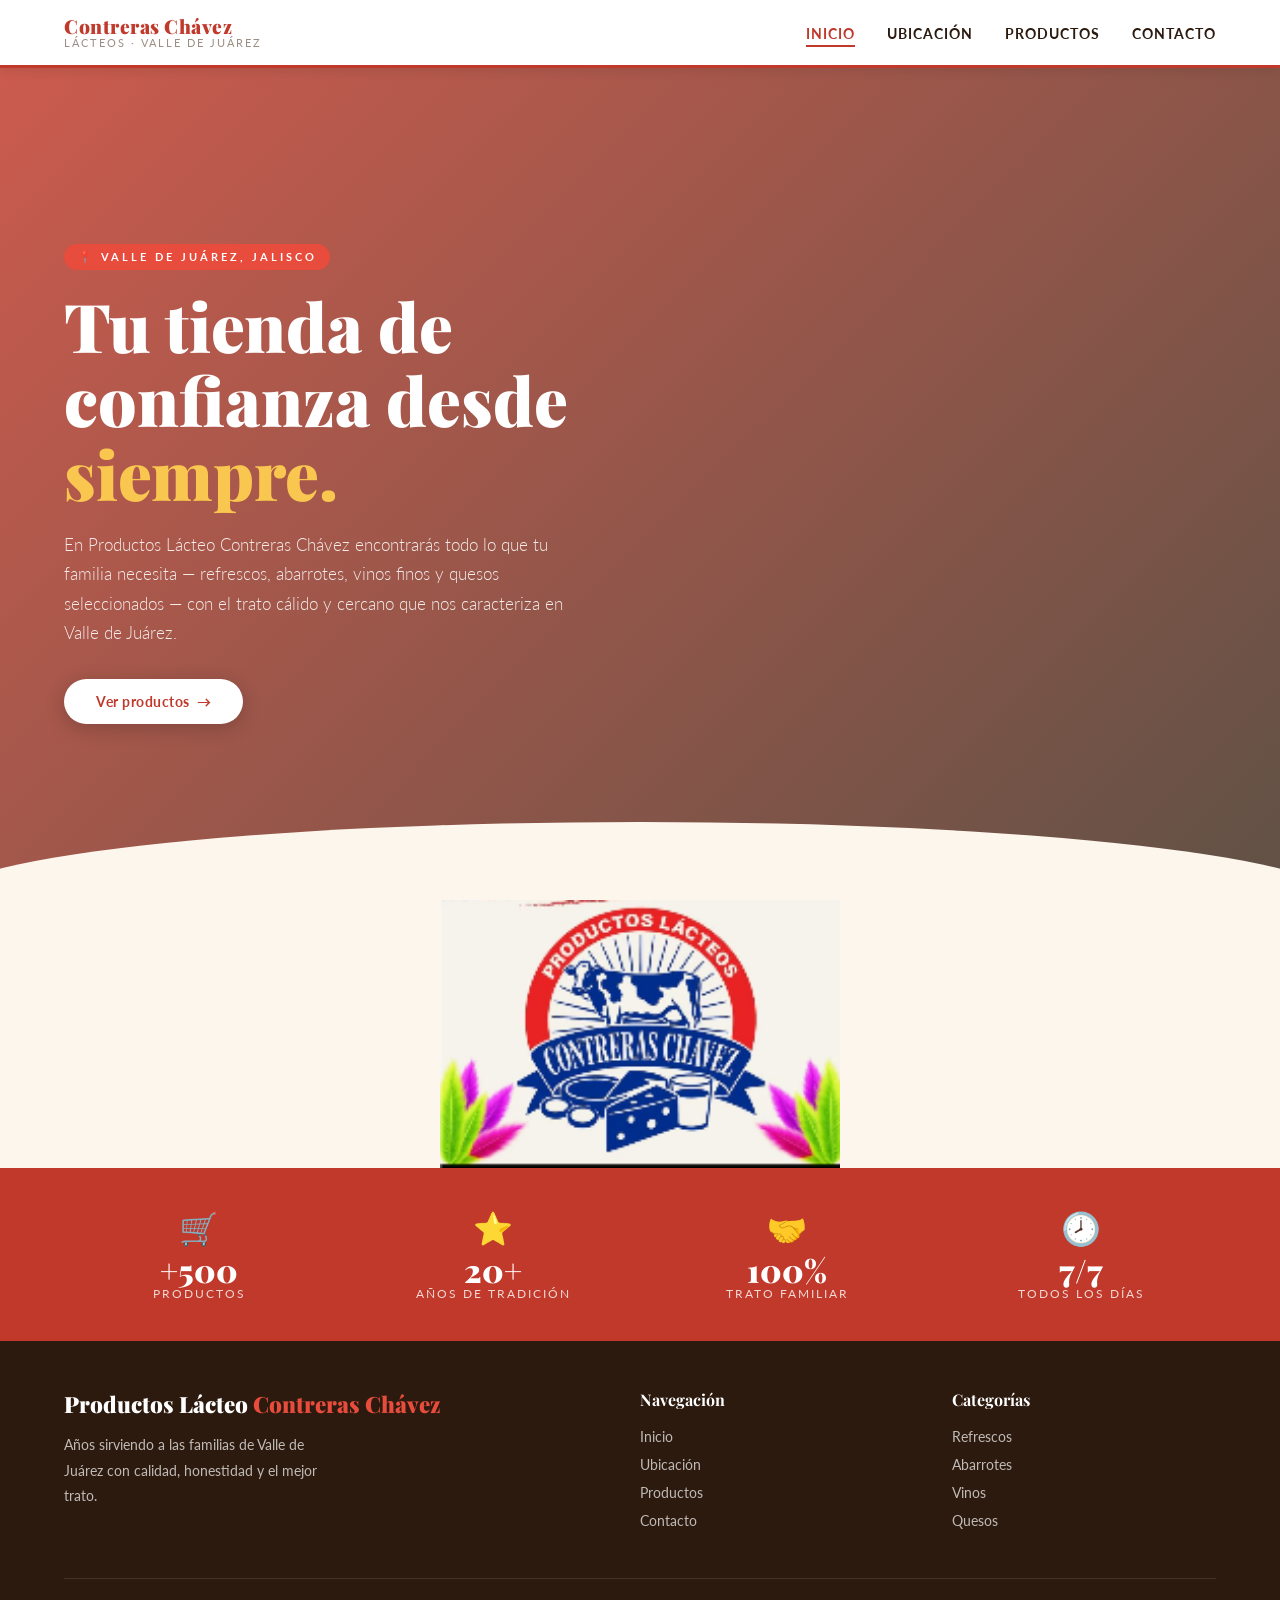
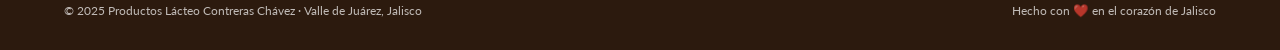
<file: index.html>
<!DOCTYPE html>
<html lang="es">
<head>
  <meta charset="UTF-8" />
  <meta name="viewport" content="width=device-width, initial-scale=1.0"/>
  <title>Inicio – Productos Lácteo Contreras Chávez</title>
  <link rel="preconnect" href="https://fonts.googleapis.com">
  <link href="https://fonts.googleapis.com/css2?family=Playfair+Display:wght@700;900&family=Lato:wght@300;400;700&display=swap" rel="stylesheet">
  <link rel="stylesheet" href="styles.css">
  <style>
    #inicio {
      min-height:calc(100vh - var(--nav-h));
      background:
        linear-gradient(135deg,rgba(192,57,43,.82) 0%,rgba(44,26,14,.75) 100%),
        url('https://images.unsplash.com/photo-1542838132-92c53300491e?q=80&w=1400') center/cover no-repeat;
      display:flex; align-items:center;
      padding:6rem 5%;
      position:relative; overflow:hidden;
    }
    #inicio::after {
      content:''; position:absolute;
      bottom:-2px; left:0; right:0; height:80px;
      background:var(--cream);
      clip-path:ellipse(55% 100% at 50% 100%);
    }
    .hero-content { max-width:680px; animation:fadeUp .9s ease both; }
    .hero-badge {
      display:inline-block; background:var(--red-light); color:#fff;
      font-size:.7rem; font-weight:700; letter-spacing:3px; text-transform:uppercase;
      padding:.35rem .85rem; border-radius:30px; margin-bottom:1.2rem;
    }
    .hero-content h1 {
      font-family:'Playfair Display',serif;
      font-size:clamp(2.4rem,6vw,4.2rem); font-weight:900;
      color:var(--white); line-height:1.1; margin-bottom:1.2rem;
    }
    .hero-content h1 em { color:#f9c74f; font-style:normal; }
    .hero-content p {
      font-size:1.05rem; font-weight:300; color:rgba(255,255,255,.88);
      line-height:1.75; margin-bottom:2rem; max-width:520px;
    }
    .hero-cta {
      display:inline-flex; align-items:center; gap:.6rem;
      background:var(--white); color:var(--red);
      font-weight:700; font-size:.9rem; letter-spacing:.5px;
      padding:.85rem 2rem; border-radius:50px;
      box-shadow:0 4px 20px rgba(0,0,0,.2);
      transition:background .25s,color .25s,transform .2s;
    }
    .hero-cta:hover { background:var(--red); color:#fff; transform:translateY(-2px); }

    .highlights {
      background:var(--red); padding:2.5rem 5%;
      display:grid; grid-template-columns:repeat(auto-fit,minmax(180px,1fr));
      gap:1.5rem; text-align:center;
    }
    .hl-item { color:#fff; }
    .hl-icon { font-size:2rem; margin-bottom:.4rem; }
    .hl-num  { font-family:'Playfair Display',serif; font-size:2rem; font-weight:900; line-height:1; }
    .hl-text { font-size:.78rem; letter-spacing:2px; text-transform:uppercase; opacity:.8; }

    #preview { background:var(--warm-gray); }
    .products-grid {
      display:grid; grid-template-columns:repeat(auto-fit,minmax(240px,1fr)); gap:1.8rem;
    }
    .card {
      background:var(--white); border-radius:var(--radius);
      overflow:hidden; box-shadow:var(--shadow);
      transition:transform .3s,box-shadow .3s;
    }
    .card:hover { transform:translateY(-6px); box-shadow:0 12px 36px rgba(44,26,14,.18); }
    .card-img-wrap { height:200px; overflow:hidden; position:relative; }
    .card-img-wrap img { height:100%; object-fit:cover; transition:transform .5s; }
    .card:hover .card-img-wrap img { transform:scale(1.07); }
    .card-tag {
      position:absolute; top:.8rem; left:.8rem;
      background:var(--red); color:#fff;
      font-size:.65rem; font-weight:700; letter-spacing:2px;
      text-transform:uppercase; padding:.3rem .7rem; border-radius:20px;
    }
    .card-body { padding:1.2rem 1.4rem 1.5rem; }
    .card-body h3 {
      font-family:'Playfair Display',serif; font-size:1.2rem;
      font-weight:700; margin-bottom:.4rem; color:var(--dark);
    }
    .card-body p { font-size:.83rem; color:var(--mid-gray); line-height:1.6; }
    .card-arrow {
      display:inline-flex; align-items:center; gap:.3rem;
      color:var(--red); font-size:.8rem; font-weight:700;
      margin-top:.8rem; letter-spacing:.5px;
    }
    @media(max-width:640px){ .highlights{ grid-template-columns:1fr 1fr; } }
  </style>
</head>
<body>

<section id="inicio">
  <div class="hero-content">
    <span class="hero-badge">📍 Valle de Juárez, Jalisco</span>
    <h1>Tu tienda de<br>confianza desde<br><em>siempre.</em></h1>
    <p>En Productos Lácteo Contreras Chávez encontrarás todo lo que tu familia necesita — refrescos, abarrotes, vinos finos y quesos seleccionados — con el trato cálido y cercano que nos caracteriza en Valle de Juárez.</p>
    <a href="productos.html" class="hero-cta">Ver productos &nbsp;→</a>
  </div>
</section>

<div  style="display: flex; justify-content: center; align-items: center; min-height: 200px;">
  <img src="logo.png" alt="Descripción de la imagen" style="width: 400px; height: auto;">
</div>

<div class="highlights">
  <div class="hl-item"><div class="hl-icon">🛒</div><div class="hl-num">+500</div><div class="hl-text">Productos</div></div>
  <div class="hl-item"><div class="hl-icon">⭐</div><div class="hl-num">20+</div><div class="hl-text">Años de tradición</div></div>
  <div class="hl-item"><div class="hl-icon">🤝</div><div class="hl-num">100%</div><div class="hl-text">Trato familiar</div></div>
  <div class="hl-item"><div class="hl-icon">🕗</div><div class="hl-num">7/7</div><div class="hl-text">Todos los días</div></div>
</div>

<script src="nav.js"></script>
</body>
</html>
</file>
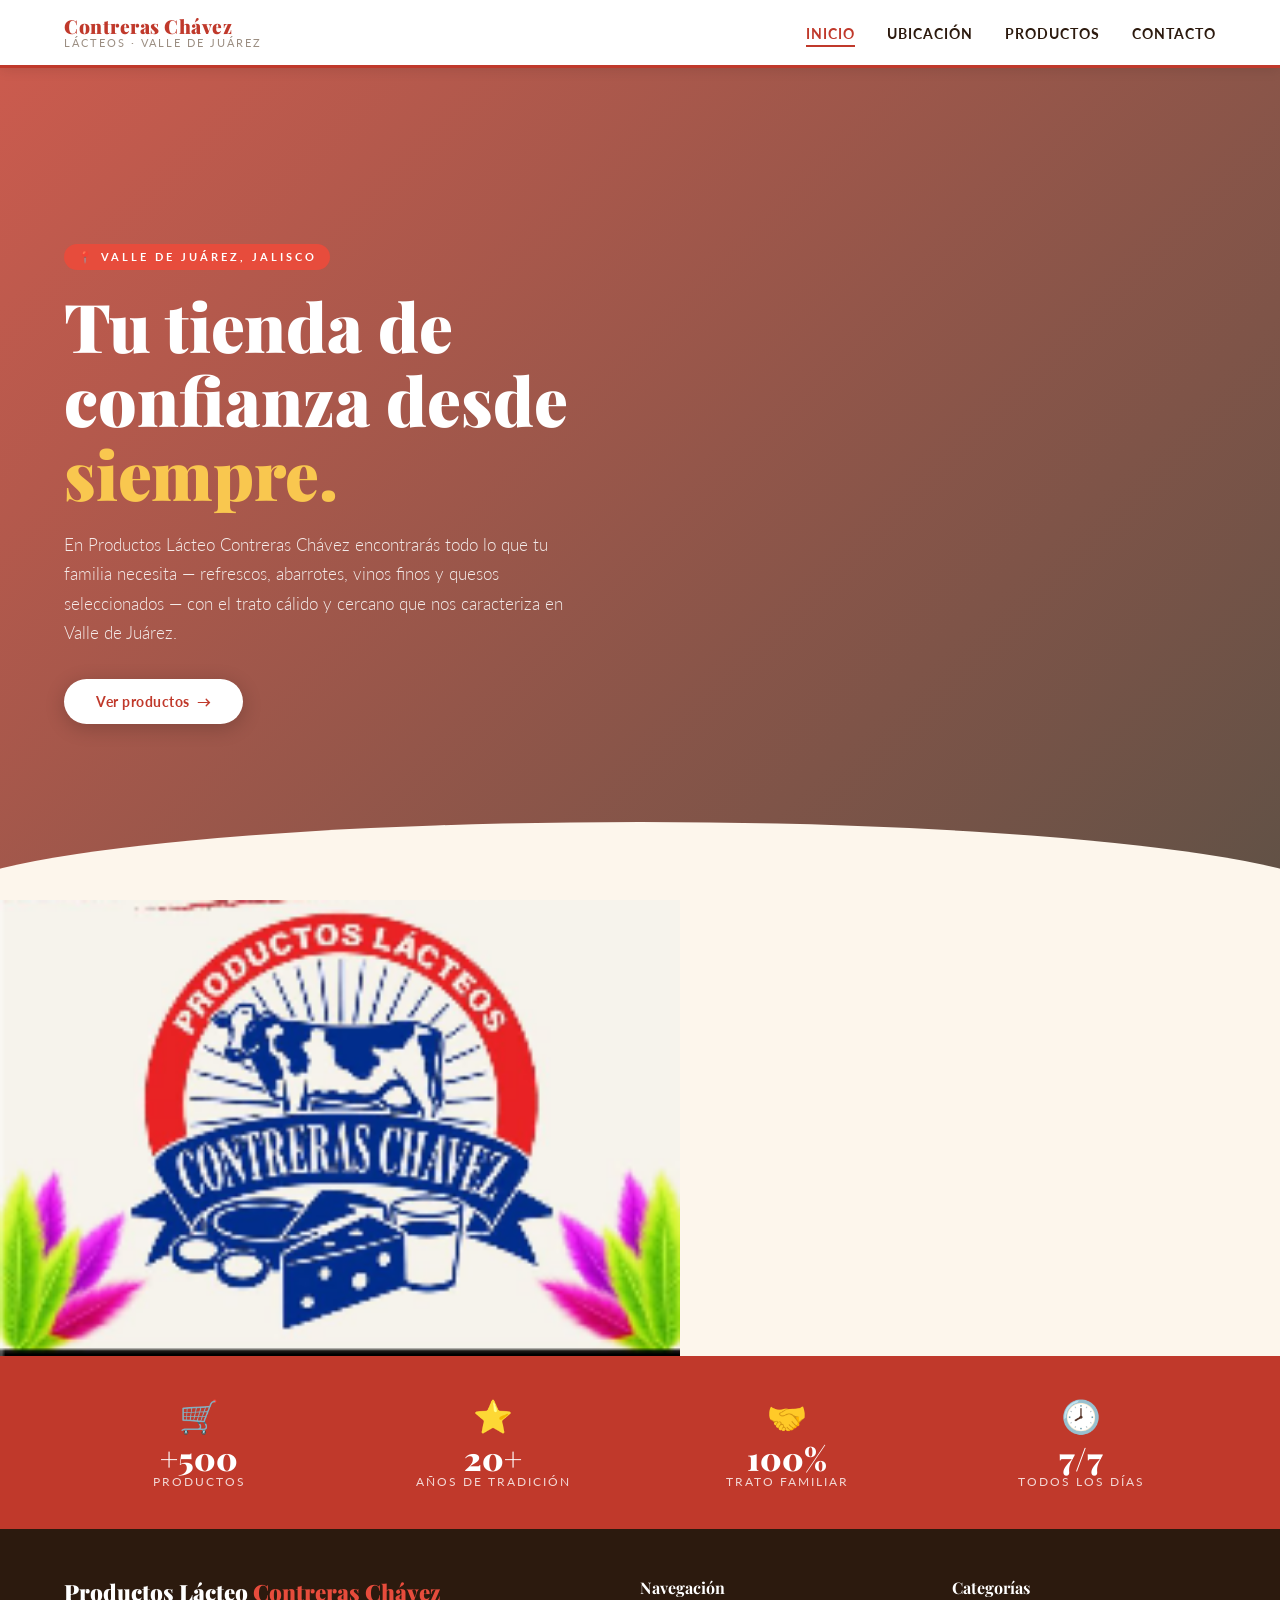
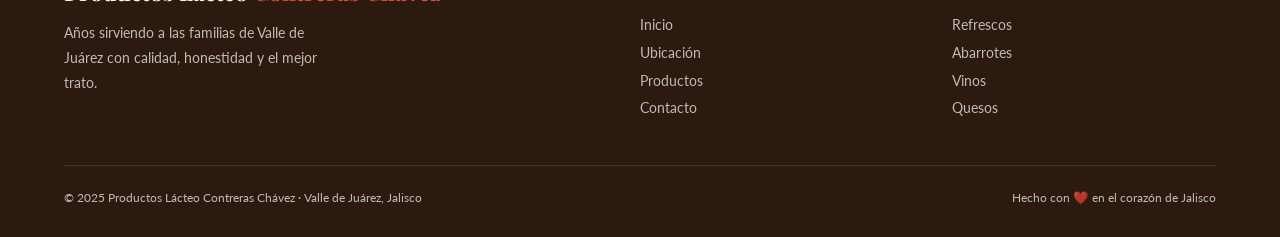
<file: vanesa/index.html>
<!DOCTYPE html>
<html lang="es">
<head>
  <meta charset="UTF-8" />
  <meta name="viewport" content="width=device-width, initial-scale=1.0"/>
  <title>Inicio – Productos Lácteo Contreras Chávez</title>
  <link rel="preconnect" href="https://fonts.googleapis.com">
  <link href="https://fonts.googleapis.com/css2?family=Playfair+Display:wght@700;900&family=Lato:wght@300;400;700&display=swap" rel="stylesheet">
  <link rel="stylesheet" href="styles.css">
  <style>
    #inicio {
      min-height:calc(100vh - var(--nav-h));
      background:
        linear-gradient(135deg,rgba(192,57,43,.82) 0%,rgba(44,26,14,.75) 100%),
        url('https://images.unsplash.com/photo-1542838132-92c53300491e?q=80&w=1400') center/cover no-repeat;
      display:flex; align-items:center;
      padding:6rem 5%;
      position:relative; overflow:hidden;
    }
    #inicio::after {
      content:''; position:absolute;
      bottom:-2px; left:0; right:0; height:80px;
      background:var(--cream);
      clip-path:ellipse(55% 100% at 50% 100%);
    }
    .hero-content { max-width:680px; animation:fadeUp .9s ease both; }
    .hero-badge {
      display:inline-block; background:var(--red-light); color:#fff;
      font-size:.7rem; font-weight:700; letter-spacing:3px; text-transform:uppercase;
      padding:.35rem .85rem; border-radius:30px; margin-bottom:1.2rem;
    }
    .hero-content h1 {
      font-family:'Playfair Display',serif;
      font-size:clamp(2.4rem,6vw,4.2rem); font-weight:900;
      color:var(--white); line-height:1.1; margin-bottom:1.2rem;
    }
    .hero-content h1 em { color:#f9c74f; font-style:normal; }
    .hero-content p {
      font-size:1.05rem; font-weight:300; color:rgba(255,255,255,.88);
      line-height:1.75; margin-bottom:2rem; max-width:520px;
    }
    .hero-cta {
      display:inline-flex; align-items:center; gap:.6rem;
      background:var(--white); color:var(--red);
      font-weight:700; font-size:.9rem; letter-spacing:.5px;
      padding:.85rem 2rem; border-radius:50px;
      box-shadow:0 4px 20px rgba(0,0,0,.2);
      transition:background .25s,color .25s,transform .2s;
    }
    .hero-cta:hover { background:var(--red); color:#fff; transform:translateY(-2px); }

    .highlights {
      background:var(--red); padding:2.5rem 5%;
      display:grid; grid-template-columns:repeat(auto-fit,minmax(180px,1fr));
      gap:1.5rem; text-align:center;
    }
    .hl-item { color:#fff; }
    .hl-icon { font-size:2rem; margin-bottom:.4rem; }
    .hl-num  { font-family:'Playfair Display',serif; font-size:2rem; font-weight:900; line-height:1; }
    .hl-text { font-size:.78rem; letter-spacing:2px; text-transform:uppercase; opacity:.8; }

    #preview { background:var(--warm-gray); }
    .products-grid {
      display:grid; grid-template-columns:repeat(auto-fit,minmax(240px,1fr)); gap:1.8rem;
    }
    .card {
      background:var(--white); border-radius:var(--radius);
      overflow:hidden; box-shadow:var(--shadow);
      transition:transform .3s,box-shadow .3s;
    }
    .card:hover { transform:translateY(-6px); box-shadow:0 12px 36px rgba(44,26,14,.18); }
    .card-img-wrap { height:200px; overflow:hidden; position:relative; }
    .card-img-wrap img { height:100%; object-fit:cover; transition:transform .5s; }
    .card:hover .card-img-wrap img { transform:scale(1.07); }
    .card-tag {
      position:absolute; top:.8rem; left:.8rem;
      background:var(--red); color:#fff;
      font-size:.65rem; font-weight:700; letter-spacing:2px;
      text-transform:uppercase; padding:.3rem .7rem; border-radius:20px;
    }
    .card-body { padding:1.2rem 1.4rem 1.5rem; }
    .card-body h3 {
      font-family:'Playfair Display',serif; font-size:1.2rem;
      font-weight:700; margin-bottom:.4rem; color:var(--dark);
    }
    .card-body p { font-size:.83rem; color:var(--mid-gray); line-height:1.6; }
    .card-arrow {
      display:inline-flex; align-items:center; gap:.3rem;
      color:var(--red); font-size:.8rem; font-weight:700;
      margin-top:.8rem; letter-spacing:.5px;
    }
    @media(max-width:640px){ .highlights{ grid-template-columns:1fr 1fr; } }
  </style>
</head>
<body>

<section id="inicio">
  <div class="hero-content">
    <span class="hero-badge">📍 Valle de Juárez, Jalisco</span>
    <h1>Tu tienda de<br>confianza desde<br><em>siempre.</em></h1>
    <p>En Productos Lácteo Contreras Chávez encontrarás todo lo que tu familia necesita — refrescos, abarrotes, vinos finos y quesos seleccionados — con el trato cálido y cercano que nos caracteriza en Valle de Juárez.</p>
    <a href="productos.html" class="hero-cta">Ver productos &nbsp;→</a>
  </div>
</section>

<div class="hero-content">
  <img src="logo.png" alt="Descripción de la imagen">
</div>

<div class="highlights">
  <div class="hl-item"><div class="hl-icon">🛒</div><div class="hl-num">+500</div><div class="hl-text">Productos</div></div>
  <div class="hl-item"><div class="hl-icon">⭐</div><div class="hl-num">20+</div><div class="hl-text">Años de tradición</div></div>
  <div class="hl-item"><div class="hl-icon">🤝</div><div class="hl-num">100%</div><div class="hl-text">Trato familiar</div></div>
  <div class="hl-item"><div class="hl-icon">🕗</div><div class="hl-num">7/7</div><div class="hl-text">Todos los días</div></div>
</div>

<script src="nav.js"></script>
</body>
</html>
</file>
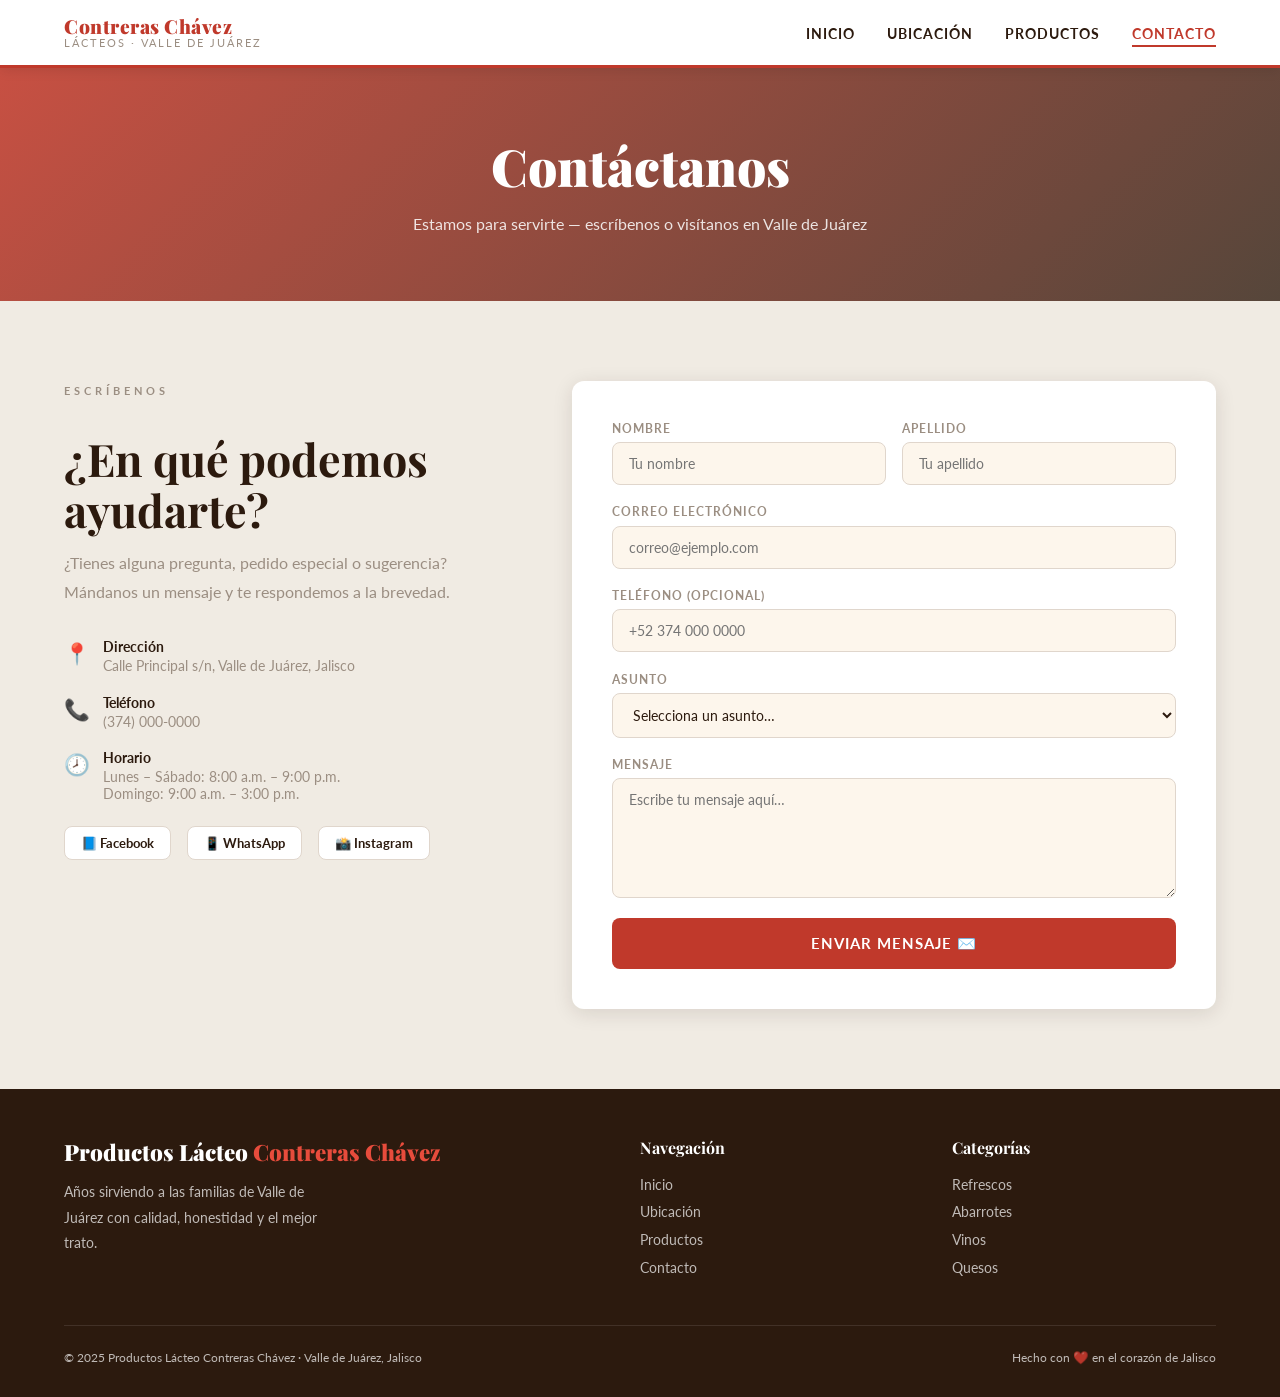
<file: contacto.html>
<!DOCTYPE html>
<html lang="es">
<head>
  <meta charset="UTF-8" />
  <meta name="viewport" content="width=device-width, initial-scale=1.0"/>
  <title>Contacto – Productos Lácteo Contreras Chávez</title>
  <link rel="preconnect" href="https://fonts.googleapis.com">
  <link href="https://fonts.googleapis.com/css2?family=Playfair+Display:wght@700;900&family=Lato:wght@300;400;700&display=swap" rel="stylesheet">
  <link rel="stylesheet" href="styles.css">
  <style>
    #contacto { background:var(--warm-gray); }

    .contact-grid {
      display:grid;
      grid-template-columns:1fr 1.4fr;
      gap:3rem;
      align-items:start;
    }
    .contact-aside h2 { margin-bottom:.8rem; }
    .contact-aside > p { color:var(--mid-gray); line-height:1.8; margin-bottom:2rem; }

    .info-row {
      display:flex; align-items:flex-start; gap:.8rem;
      margin-bottom:1.2rem; font-size:.9rem;
    }
    .info-row .icon { font-size:1.3rem; flex-shrink:0; margin-top:2px; }
    .info-row strong { display:block; color:var(--dark); margin-bottom:2px; }
    .info-row span   { color:var(--mid-gray); }

    .social-links { display:flex; gap:1rem; flex-wrap:wrap; margin-top:1.5rem; }
    .social-link {
      display:flex; align-items:center; gap:.5rem;
      background:var(--white); border:1px solid #e0d6cc;
      border-radius:8px; padding:.5rem 1rem;
      font-size:.82rem; font-weight:700;
      transition:border-color .2s,color .2s;
    }
    .social-link:hover { border-color:var(--red); color:var(--red); }

    /* Form */
    .contact-form {
      background:var(--white);
      padding:2.5rem;
      border-radius:var(--radius);
      box-shadow:var(--shadow);
    }
    .form-row { display:grid; grid-template-columns:1fr 1fr; gap:1rem; }
    .form-group { display:flex; flex-direction:column; gap:.4rem; margin-bottom:1.2rem; }
    .form-group label {
      font-size:.78rem; font-weight:700; letter-spacing:1px;
      text-transform:uppercase; color:var(--mid-gray);
    }
    .form-group input,
    .form-group textarea,
    .form-group select {
      border:1.5px solid #e0d6cc; border-radius:8px;
      padding:.75rem 1rem;
      font-family:'Lato',sans-serif; font-size:.9rem;
      background:var(--cream); color:var(--dark);
      transition:border-color .2s,box-shadow .2s; outline:none;
    }
    .form-group input:focus,
    .form-group textarea:focus,
    .form-group select:focus {
      border-color:var(--red);
      box-shadow:0 0 0 3px rgba(192,57,43,.12);
    }
    .form-group textarea { resize:vertical; min-height:120px; }
    .btn-submit {
      width:100%; background:var(--red); color:#fff; border:none;
      padding:1rem; border-radius:8px;
      font-family:'Lato',sans-serif; font-size:.95rem;
      font-weight:700; letter-spacing:1px; text-transform:uppercase;
      cursor:pointer; transition:background .25s,transform .2s;
    }
    .btn-submit:hover { background:var(--red-dark); transform:translateY(-1px); }

    @media(max-width:900px){ .contact-grid{ grid-template-columns:1fr; } }
    @media(max-width:640px){ .form-row{ grid-template-columns:1fr; } }
  </style>
</head>
<body>

<div class="page-header">
  <h1>Contáctanos</h1>
  <p>Estamos para servirte — escríbenos o visítanos en Valle de Juárez</p>
</div>

<section id="contacto">
  <div class="contact-grid">

    <!-- ASIDE INFO -->
    <div class="contact-aside reveal">
      <p class="section-label">Escríbenos</p>
      <h2 class="section-title">¿En qué podemos<br>ayudarte?</h2>
      <p>¿Tienes alguna pregunta, pedido especial o sugerencia? Mándanos un mensaje y te respondemos a la brevedad.</p>

      <div class="info-row">
        <span class="icon">📍</span>
        <div>
          <strong>Dirección</strong>
          <span>Calle Principal s/n, Valle de Juárez, Jalisco</span>
        </div>
      </div>
      <div class="info-row">
        <span class="icon">📞</span>
        <div>
          <strong>Teléfono</strong>
          <span>(374) 000-0000</span>
        </div>
      </div>
      <div class="info-row">
        <span class="icon">🕗</span>
        <div>
          <strong>Horario</strong>
          <span>Lunes – Sábado: 8:00 a.m. – 9:00 p.m.<br>Domingo: 9:00 a.m. – 3:00 p.m.</span>
        </div>
      </div>

      <div class="social-links">
        <a href="#" class="social-link">📘 Facebook</a>
        <a href="#" class="social-link">📱 WhatsApp</a>
        <a href="#" class="social-link">📸 Instagram</a>
      </div>
    </div>

    <!-- FORMULARIO -->
    <div class="contact-form reveal">
      <div class="form-row">
        <div class="form-group">
          <label>Nombre</label>
          <input type="text" id="fname" placeholder="Tu nombre" />
        </div>
        <div class="form-group">
          <label>Apellido</label>
          <input type="text" id="lname" placeholder="Tu apellido" />
        </div>
      </div>
      <div class="form-group">
        <label>Correo electrónico</label>
        <input type="email" id="email" placeholder="correo@ejemplo.com" />
      </div>
      <div class="form-group">
        <label>Teléfono (opcional)</label>
        <input type="tel" id="phone" placeholder="+52 374 000 0000" />
      </div>
      <div class="form-group">
        <label>Asunto</label>
        <select id="subject">
          <option value="">Selecciona un asunto…</option>
          <option>Consulta de producto</option>
          <option>Pedido especial</option>
          <option>Precios mayoreo</option>
          <option>Sugerencia</option>
          <option>Otro</option>
        </select>
      </div>
      <div class="form-group">
        <label>Mensaje</label>
        <textarea id="message" placeholder="Escribe tu mensaje aquí…"></textarea>
      </div>
      <button class="btn-submit" onclick="submitForm()">Enviar mensaje ✉️</button>
    </div>

  </div>
</section>

<script src="nav.js"></script>
<script>
  function submitForm() {
    const required = ['fname','lname','email','message'];
    const empty = required.some(id => !document.getElementById(id).value.trim());
    if (empty) { alert('Por favor completa todos los campos requeridos.'); return; }
    const toast = document.getElementById('toast');
    toast.classList.add('show');
    setTimeout(() => toast.classList.remove('show'), 3500);
    ['fname','lname','email','phone','subject','message'].forEach(id => {
      document.getElementById(id).value = '';
    });
  }
</script>
</body>
</html>
</file>
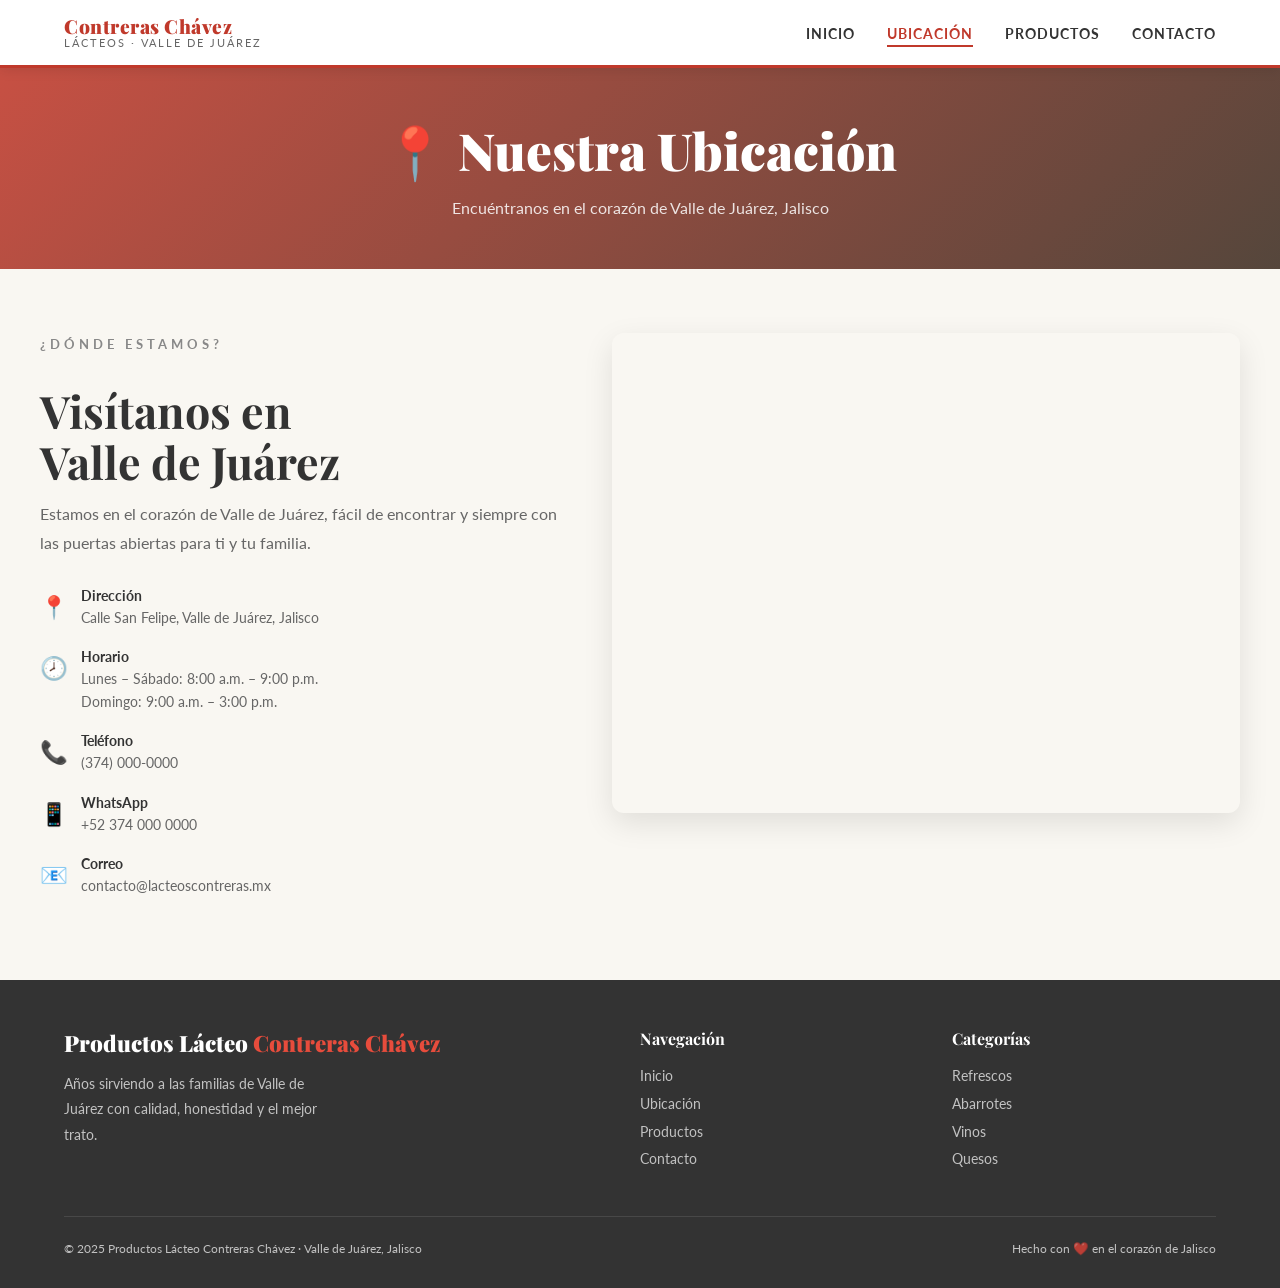
<file: ubicacion.html>
<!DOCTYPE html>
<html lang="es">
<head>
  <meta charset="UTF-8" />
  <meta name="viewport" content="width=device-width, initial-scale=1.0"/>
  <title>Ubicación – Productos Lácteo Contreras Chávez</title>
  <link rel="preconnect" href="https://fonts.googleapis.com">
  <link href="https://fonts.googleapis.com/css2?family=Playfair+Display:wght@700;900&family=Lato:wght@300;400;700&display=swap" rel="stylesheet">
  <link rel="stylesheet" href="styles.css">
  <style>
    :root {
      --cream: #f9f7f2;
      --mid-gray: #666;
      --dark: #333;
      --radius: 12px;
      --shadow: 0 10px 30px rgba(0,0,0,0.1);
      --warm-gray: #f0ede9;
    }

    #ubicacion { background:var(--cream); padding: 4rem 2rem; }

    .location-wrap {
      display:grid;
      grid-template-columns:1fr 1.2fr;
      gap:3rem;
      align-items:start;
      max-width: 1200px;
      margin: 0 auto;
    }

    .location-info h2 { margin-bottom:.8rem; font-family: 'Playfair Display', serif; }
    .location-info > p { color:var(--mid-gray); line-height:1.8; margin-bottom:1.8rem; }

    .info-row {
      display:flex; align-items:flex-start; gap:.8rem;
      margin-bottom:1.2rem; font-size:.9rem;
    }
    .info-row .icon { font-size:1.4rem; flex-shrink:0; margin-top:2px; }
    .info-row strong { display:block; color:var(--dark); margin-bottom:2px; }
    .info-row span   { color:var(--mid-gray); line-height:1.6; }

    /* ── MAPA OPTIMIZADO ─────────────────────── */
    .map-container {
      border-radius:var(--radius);
      overflow:hidden;
      box-shadow:var(--shadow);
      line-height: 0; /* Elimina espacio extra inferior */
    }

    .map-container iframe {
      width: 100%;
      height: 480px;
      border: 0;
    }

    @media(max-width:900px){
      .location-wrap { grid-template-columns:1fr; }
    }
  </style>
</head>
<body>

<div class="page-header" style="text-align: center; padding: 3rem 1rem;">
  <h1>📍 Nuestra Ubicación</h1>
  <p>Encuéntranos en el corazón de Valle de Juárez, Jalisco</p>
</div>

<section id="ubicacion">
  <div class="location-wrap">

    <div class="location-info">
      <p class="section-label" style="text-transform: uppercase; font-weight: bold; color: #888; font-size: 0.8rem;">¿Dónde estamos?</p>
      <h2 class="section-title">Visítanos en<br>Valle de Juárez</h2>
      <p>Estamos en el corazón de Valle de Juárez, fácil de encontrar y siempre con las puertas abiertas para ti y tu familia.</p>

      <div class="info-row">
        <span class="icon">📍</span>
        <div>
          <strong>Dirección</strong>
          <span>Calle San Felipe, Valle de Juárez, Jalisco</span>
        </div>
      </div>
      <div class="info-row">
        <span class="icon">🕗</span>
        <div>
          <strong>Horario</strong>
          <span>Lunes – Sábado: 8:00 a.m. – 9:00 p.m.<br>Domingo: 9:00 a.m. – 3:00 p.m.</span>
        </div>
      </div>
      <div class="info-row">
        <span class="icon">📞</span>
        <div>
          <strong>Teléfono</strong>
          <span>(374) 000-0000</span>
        </div>
      </div>
      <div class="info-row">
        <span class="icon">📱</span>
        <div>
          <strong>WhatsApp</strong>
          <span>+52 374 000 0000</span>
        </div>
      </div>
      <div class="info-row">
        <span class="icon">📧</span>
        <div>
          <strong>Correo</strong>
          <span>contacto@lacteoscontreras.mx</span>
        </div>
      </div>
    </div>

    <div class="map-container">
      <iframe 
        src="https://www.google.com/maps/embed?pb=!1m18!1m12!1m3!1d788.4836604678475!2d-102.9582015439356!3d19.93782142437859!2m3!1f0!2f0!3f0!3m2!1i1024!2i768!4f13.1!3m3!1m2!1s0x842f0671b535b04d%3A0xbf538bf8a79c02ad!2sSan%20Felipe%2C%20Jardines%20de%20la%20Providencia%2C%2049540%20Valle%20de%20Ju%C3%A1rez%2C%20Jal.!5e0!3m2!1ses-419!2smx!4v1773270792569!5m2!1ses-419!2smx" 
        allowfullscreen="" 
        loading="lazy" 
        referrerpolicy="no-referrer-when-downgrade">
      </iframe>
    </div>

  </div>
</section>

<script src="nav.js"></script>
</body>
</html>
</file>
<file: styles.css>
/* ══════════════════════════════════════════════
   Productos Lácteo Contreras Chávez – styles.css
   ══════════════════════════════════════════════ */

/* ── Variables ─────────────────────────── */
:root {
  --red:      #c0392b;
  --red-dark: #922b21;
  --red-light:#e74c3c;
  --cream:    #fdf6ec;
  --warm-gray:#f0ebe3;
  --mid-gray: #9b8e82;
  --dark:     #2c1a0e;
  --white:    #ffffff;
  --shadow:   0 4px 20px rgba(44,26,14,.12);
  --radius:   12px;
  --nav-h:    68px;
}

/* ── Reset ─────────────────────────────── */
*, *::before, *::after { box-sizing:border-box; margin:0; padding:0; }
html { scroll-behavior:smooth; }
body {
  font-family:'Lato', sans-serif;
  background:var(--cream);
  color:var(--dark);
  overflow-x:hidden;
}
img { display:block; width:100%; }
a  { text-decoration:none; color:inherit; }

/* ── NAV ───────────────────────────────── */
nav {
  position:sticky;
  top:0;
  z-index:100;
  height:var(--nav-h);
  background:var(--white);
  border-bottom:3px solid var(--red);
  display:flex;
  align-items:center;
  justify-content:space-between;
  padding:0 5%;
  box-shadow:0 2px 12px rgba(0,0,0,.1);
}
.nav-logo {
  display:flex;
  flex-direction:column;
  line-height:1.1;
}
.nav-logo span:first-child {
  font-family:'Playfair Display', serif;
  font-size:1.2rem;
  font-weight:900;
  color:var(--red);
  letter-spacing:.5px;
}
.nav-logo span:last-child {
  font-size:.7rem;
  color:var(--mid-gray);
  letter-spacing:2px;
  text-transform:uppercase;
}
.nav-links {
  display:flex;
  gap:2rem;
  list-style:none;
}
.nav-links a {
  font-size:.88rem;
  font-weight:700;
  letter-spacing:1px;
  text-transform:uppercase;
  color:var(--dark);
  padding-bottom:3px;
  border-bottom:2px solid transparent;
  transition:color .25s, border-color .25s;
}
.nav-links a:hover,
.nav-links a.active { color:var(--red); border-color:var(--red); }

/* hamburger */
.hamburger {
  display:none;
  flex-direction:column;
  gap:5px;
  cursor:pointer;
  background:none;
  border:none;
  padding:4px;
}
.hamburger span {
  display:block;
  width:24px; height:2px;
  background:var(--dark);
  border-radius:2px;
  transition:transform .3s, opacity .3s;
}
.hamburger.open span:nth-child(1){ transform:translateY(7px) rotate(45deg); }
.hamburger.open span:nth-child(2){ opacity:0; }
.hamburger.open span:nth-child(3){ transform:translateY(-7px) rotate(-45deg); }

/* mobile menu */
.mobile-menu {
  display:none;
  position:fixed;
  top:var(--nav-h);
  left:0; right:0;
  background:var(--white);
  border-bottom:3px solid var(--red);
  z-index:99;
  padding:1.5rem 5%;
  flex-direction:column;
  gap:1.2rem;
  box-shadow:var(--shadow);
}
.mobile-menu.open { display:flex; }
.mobile-menu a {
  font-size:1rem;
  font-weight:700;
  color:var(--dark);
  text-transform:uppercase;
  letter-spacing:1px;
}
.mobile-menu a:hover,
.mobile-menu a.active { color:var(--red); }

/* ── SECTION COMMONS ───────────────────── */
section { padding:5rem 5%; }
.section-label {
  font-size:.7rem;
  font-weight:700;
  letter-spacing:4px;
  text-transform:uppercase;
  color:var(--red);
  margin-bottom:.5rem;
}
.section-title {
  font-family:'Playfair Display', serif;
  font-size:clamp(1.8rem, 4vw, 2.8rem);
  font-weight:700;
  color:var(--dark);
  line-height:1.15;
  margin-bottom:1rem;
}
.section-sub {
  color:var(--mid-gray);
  font-size:.95rem;
  line-height:1.7;
  max-width:560px;
  margin-bottom:3rem;
}

/* ── PAGE HEADER (páginas internas) ────── */
.page-header {
  background:
    linear-gradient(135deg, rgba(192,57,43,.88) 0%, rgba(44,26,14,.80) 100%),
    url('https://images.unsplash.com/photo-1542838132-92c53300491e?q=80&w=1400') center/cover no-repeat;
  padding:4rem 5%;
  text-align:center;
  color:#fff;
}
.page-header h1 {
  font-family:'Playfair Display', serif;
  font-size:clamp(2rem, 5vw, 3.2rem);
  font-weight:900;
  margin-bottom:.6rem;
}
.page-header p {
  font-size:1rem;
  opacity:.85;
  max-width:480px;
  margin:0 auto;
  line-height:1.7;
}

/* ── FOOTER ────────────────────────────── */
footer {
  background:var(--dark);
  color:rgba(255,255,255,.7);
  padding:3rem 5% 2rem;
}
.footer-grid {
  display:grid;
  grid-template-columns:2fr 1fr 1fr;
  gap:3rem;
  margin-bottom:2.5rem;
}
.footer-brand p {
  font-size:.88rem;
  line-height:1.8;
  margin-top:.8rem;
  max-width:280px;
}
.footer-col h4 {
  font-family:'Playfair Display', serif;
  font-size:1rem;
  color:#fff;
  margin-bottom:1rem;
}
.footer-col ul { list-style:none; }
.footer-col li { margin-bottom:.55rem; }
.footer-col a  { font-size:.85rem; transition:color .2s; }
.footer-col a:hover { color:var(--red-light); }
.footer-logo {
  font-family:'Playfair Display', serif;
  font-size:1.4rem;
  font-weight:900;
  color:#fff;
}
.footer-logo span { color:var(--red-light); }
.footer-bottom {
  border-top:1px solid rgba(255,255,255,.1);
  padding-top:1.5rem;
  display:flex;
  justify-content:space-between;
  flex-wrap:wrap;
  gap:.5rem;
  font-size:.78rem;
}

/* ── Animations ────────────────────────── */
@keyframes fadeUp {
  from { opacity:0; transform:translateY(30px); }
  to   { opacity:1; transform:translateY(0); }
}
.reveal {
  opacity:0;
  transform:translateY(24px);
  transition:opacity .7s ease, transform .7s ease;
}
.reveal.visible { opacity:1; transform:none; }

/* ── Toast ─────────────────────────────── */
#toast {
  position:fixed;
  bottom:2rem; right:2rem;
  background:var(--dark);
  color:#fff;
  padding:1rem 1.6rem;
  border-radius:10px;
  font-size:.9rem;
  box-shadow:0 6px 24px rgba(0,0,0,.25);
  opacity:0;
  pointer-events:none;
  transform:translateY(10px);
  transition:opacity .35s, transform .35s;
  z-index:999;
}
#toast.show { opacity:1; transform:translateY(0); }

/* ── RESPONSIVE ────────────────────────── */
@media(max-width:900px) {
  .footer-grid { grid-template-columns:1fr 1fr; }
}
@media(max-width:640px) {
  .nav-links { display:none; }
  .hamburger { display:flex; }
  .footer-grid { grid-template-columns:1fr; gap:2rem; }
  .footer-bottom { flex-direction:column; text-align:center; }
}
</file>
<file: vanesa/styles.css>
/* ══════════════════════════════════════════════
   Productos Lácteo Contreras Chávez – styles.css
   ══════════════════════════════════════════════ */

/* ── Variables ─────────────────────────── */
:root {
  --red:      #c0392b;
  --red-dark: #922b21;
  --red-light:#e74c3c;
  --cream:    #fdf6ec;
  --warm-gray:#f0ebe3;
  --mid-gray: #9b8e82;
  --dark:     #2c1a0e;
  --white:    #ffffff;
  --shadow:   0 4px 20px rgba(44,26,14,.12);
  --radius:   12px;
  --nav-h:    68px;
}

/* ── Reset ─────────────────────────────── */
*, *::before, *::after { box-sizing:border-box; margin:0; padding:0; }
html { scroll-behavior:smooth; }
body {
  font-family:'Lato', sans-serif;
  background:var(--cream);
  color:var(--dark);
  overflow-x:hidden;
}
img { display:block; width:100%; }
a  { text-decoration:none; color:inherit; }

/* ── NAV ───────────────────────────────── */
nav {
  position:sticky;
  top:0;
  z-index:100;
  height:var(--nav-h);
  background:var(--white);
  border-bottom:3px solid var(--red);
  display:flex;
  align-items:center;
  justify-content:space-between;
  padding:0 5%;
  box-shadow:0 2px 12px rgba(0,0,0,.1);
}
.nav-logo {
  display:flex;
  flex-direction:column;
  line-height:1.1;
}
.nav-logo span:first-child {
  font-family:'Playfair Display', serif;
  font-size:1.2rem;
  font-weight:900;
  color:var(--red);
  letter-spacing:.5px;
}
.nav-logo span:last-child {
  font-size:.7rem;
  color:var(--mid-gray);
  letter-spacing:2px;
  text-transform:uppercase;
}
.nav-links {
  display:flex;
  gap:2rem;
  list-style:none;
}
.nav-links a {
  font-size:.88rem;
  font-weight:700;
  letter-spacing:1px;
  text-transform:uppercase;
  color:var(--dark);
  padding-bottom:3px;
  border-bottom:2px solid transparent;
  transition:color .25s, border-color .25s;
}
.nav-links a:hover,
.nav-links a.active { color:var(--red); border-color:var(--red); }

/* hamburger */
.hamburger {
  display:none;
  flex-direction:column;
  gap:5px;
  cursor:pointer;
  background:none;
  border:none;
  padding:4px;
}
.hamburger span {
  display:block;
  width:24px; height:2px;
  background:var(--dark);
  border-radius:2px;
  transition:transform .3s, opacity .3s;
}
.hamburger.open span:nth-child(1){ transform:translateY(7px) rotate(45deg); }
.hamburger.open span:nth-child(2){ opacity:0; }
.hamburger.open span:nth-child(3){ transform:translateY(-7px) rotate(-45deg); }

/* mobile menu */
.mobile-menu {
  display:none;
  position:fixed;
  top:var(--nav-h);
  left:0; right:0;
  background:var(--white);
  border-bottom:3px solid var(--red);
  z-index:99;
  padding:1.5rem 5%;
  flex-direction:column;
  gap:1.2rem;
  box-shadow:var(--shadow);
}
.mobile-menu.open { display:flex; }
.mobile-menu a {
  font-size:1rem;
  font-weight:700;
  color:var(--dark);
  text-transform:uppercase;
  letter-spacing:1px;
}
.mobile-menu a:hover,
.mobile-menu a.active { color:var(--red); }

/* ── SECTION COMMONS ───────────────────── */
section { padding:5rem 5%; }
.section-label {
  font-size:.7rem;
  font-weight:700;
  letter-spacing:4px;
  text-transform:uppercase;
  color:var(--red);
  margin-bottom:.5rem;
}
.section-title {
  font-family:'Playfair Display', serif;
  font-size:clamp(1.8rem, 4vw, 2.8rem);
  font-weight:700;
  color:var(--dark);
  line-height:1.15;
  margin-bottom:1rem;
}
.section-sub {
  color:var(--mid-gray);
  font-size:.95rem;
  line-height:1.7;
  max-width:560px;
  margin-bottom:3rem;
}

/* ── PAGE HEADER (páginas internas) ────── */
.page-header {
  background:
    linear-gradient(135deg, rgba(192,57,43,.88) 0%, rgba(44,26,14,.80) 100%),
    url('https://images.unsplash.com/photo-1542838132-92c53300491e?q=80&w=1400') center/cover no-repeat;
  padding:4rem 5%;
  text-align:center;
  color:#fff;
}
.page-header h1 {
  font-family:'Playfair Display', serif;
  font-size:clamp(2rem, 5vw, 3.2rem);
  font-weight:900;
  margin-bottom:.6rem;
}
.page-header p {
  font-size:1rem;
  opacity:.85;
  max-width:480px;
  margin:0 auto;
  line-height:1.7;
}

/* ── FOOTER ────────────────────────────── */
footer {
  background:var(--dark);
  color:rgba(255,255,255,.7);
  padding:3rem 5% 2rem;
}
.footer-grid {
  display:grid;
  grid-template-columns:2fr 1fr 1fr;
  gap:3rem;
  margin-bottom:2.5rem;
}
.footer-brand p {
  font-size:.88rem;
  line-height:1.8;
  margin-top:.8rem;
  max-width:280px;
}
.footer-col h4 {
  font-family:'Playfair Display', serif;
  font-size:1rem;
  color:#fff;
  margin-bottom:1rem;
}
.footer-col ul { list-style:none; }
.footer-col li { margin-bottom:.55rem; }
.footer-col a  { font-size:.85rem; transition:color .2s; }
.footer-col a:hover { color:var(--red-light); }
.footer-logo {
  font-family:'Playfair Display', serif;
  font-size:1.4rem;
  font-weight:900;
  color:#fff;
}
.footer-logo span { color:var(--red-light); }
.footer-bottom {
  border-top:1px solid rgba(255,255,255,.1);
  padding-top:1.5rem;
  display:flex;
  justify-content:space-between;
  flex-wrap:wrap;
  gap:.5rem;
  font-size:.78rem;
}

/* ── Animations ────────────────────────── */
@keyframes fadeUp {
  from { opacity:0; transform:translateY(30px); }
  to   { opacity:1; transform:translateY(0); }
}
.reveal {
  opacity:0;
  transform:translateY(24px);
  transition:opacity .7s ease, transform .7s ease;
}
.reveal.visible { opacity:1; transform:none; }

/* ── Toast ─────────────────────────────── */
#toast {
  position:fixed;
  bottom:2rem; right:2rem;
  background:var(--dark);
  color:#fff;
  padding:1rem 1.6rem;
  border-radius:10px;
  font-size:.9rem;
  box-shadow:0 6px 24px rgba(0,0,0,.25);
  opacity:0;
  pointer-events:none;
  transform:translateY(10px);
  transition:opacity .35s, transform .35s;
  z-index:999;
}
#toast.show { opacity:1; transform:translateY(0); }

/* ── RESPONSIVE ────────────────────────── */
@media(max-width:900px) {
  .footer-grid { grid-template-columns:1fr 1fr; }
}
@media(max-width:640px) {
  .nav-links { display:none; }
  .hamburger { display:flex; }
  .footer-grid { grid-template-columns:1fr; gap:2rem; }
  .footer-bottom { flex-direction:column; text-align:center; }
}
</file>
